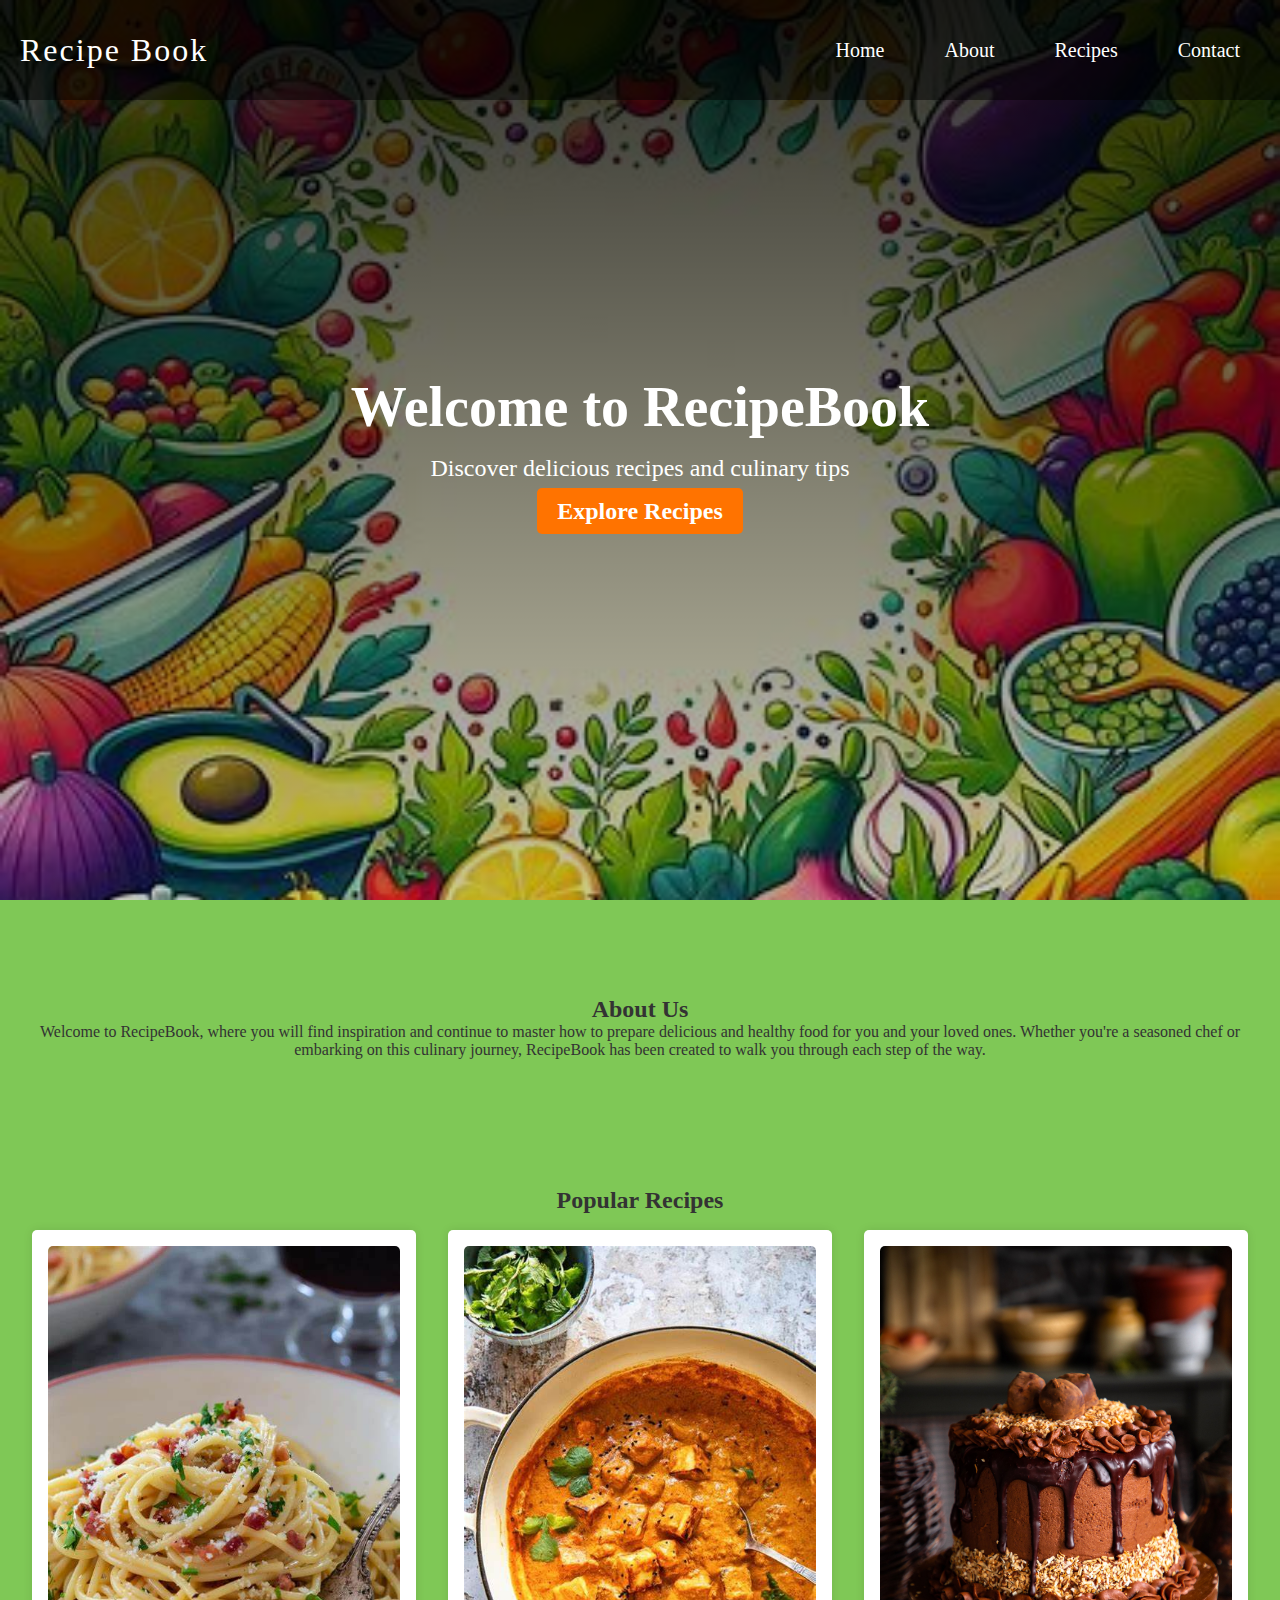
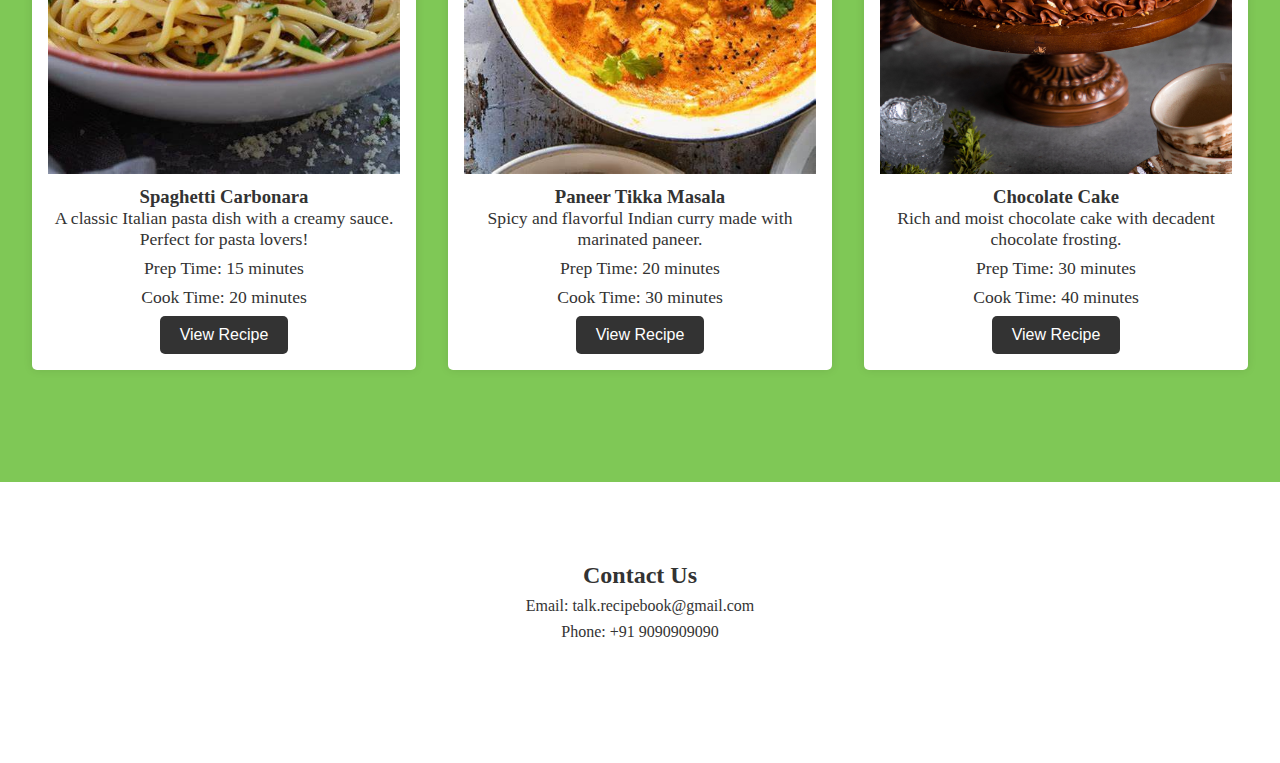
<file: Landing_Page/index.html>
<!DOCTYPE html>
<html lang="en">
<head>
    <meta charset="UTF-8">
    <meta name="viewport" content="width=device-width, initial-scale=1.0">
    <title>Recipe Book</title>
    <link rel="stylesheet" href="styles.css">
</head>
<body>
    <header>
        <nav>
            <div class="logo">Recipe Book</div>
            <div class="menu">
                <a href="#home">Home</a>
                <a href="#about">About</a>
                <a href="#recipes">Recipes</a>
                <a href="#contact">Contact</a>
            </div>
        </nav>
        <section class="h-txt">
            <h1>Welcome to RecipeBook</h1>
            <p>Discover delicious recipes and culinary tips</p>
            <a href="#recipes" class="btn-primary">Explore Recipes</a>
        </section>
    </header>
    <main>
        <section id="about" class="about">
            <h2>About Us</h2>
            <p>Welcome to RecipeBook, where you will find inspiration and continue to master how to prepare delicious and healthy food for you and your loved ones. Whether you're a seasoned chef or embarking on this culinary journey, RecipeBook has been created to walk you through each step of the way.</p>
        </section>
        <section id="recipes" class="recipes">
            <h2>Popular Recipes</h2>
            <div class="recipe-cards">
                <div class="card">
                    <img src="images/recipe1.jpeg" alt="Recipe 1">
                    <h3>Spaghetti Carbonara</h3>
                    <p>A classic Italian pasta dish with a creamy sauce. Perfect for pasta lovers!</p>
                    <div class="recipe-details">
                        <p>Prep Time: 15 minutes</p>
                        <p>Cook Time: 20 minutes</p>
                        <button class="btn-secondary recipe-button" data-id="recipe1">View Recipe</button>
                    </div>
                </div>
                <div class="card">
                    <img src="images/recipe2.jpeg" alt="Recipe 2">
                    <h3>Paneer Tikka Masala</h3>
                    <p>Spicy and flavorful Indian curry made with marinated paneer.</p>
                    <div class="recipe-details">
                        <p>Prep Time: 20 minutes</p>
                        <p>Cook Time: 30 minutes</p>
                        <button class="btn-secondary recipe-button" data-id="recipe2">View Recipe</button>
                    </div>
                </div>
                <div class="card">
                    <img src="images/recipe3.jpeg" alt="Recipe 3">
                    <h3>Chocolate Cake</h3>
                    <p>Rich and moist chocolate cake with decadent chocolate frosting.</p>
                    <div class="recipe-details">
                        <p>Prep Time: 30 minutes</p>
                        <p>Cook Time: 40 minutes</p>
                        <button class="btn-secondary recipe-button" data-id="recipe3">View Recipe</button>
                    </div>
                </div>
            </div>
        </section>
    </main>
    <footer>
        <section id="contact" class="contact">
            <h2>Contact Us</h2>
            <p>Email: talk.recipebook@gmail.com</p>
            <p>Phone: +91 9090909090</p>
        </section>
        <p>&copy; 2024 RecipeBook. All rights reserved.</p>
    </footer>

    <div class="recipe-modal" id="recipeModal">
        <div class="modal-content">
            <span class="close">&times;</span>
            <h2 class="modal-title"></h2>
            <div class="modal-body">
                <p class="modal-ingredients"></p>
                <p class="modal-instructions"></p>
            </div>
        </div>
    </div>

    <script src="scripts.js"></script>
</body>
</html>
</file>
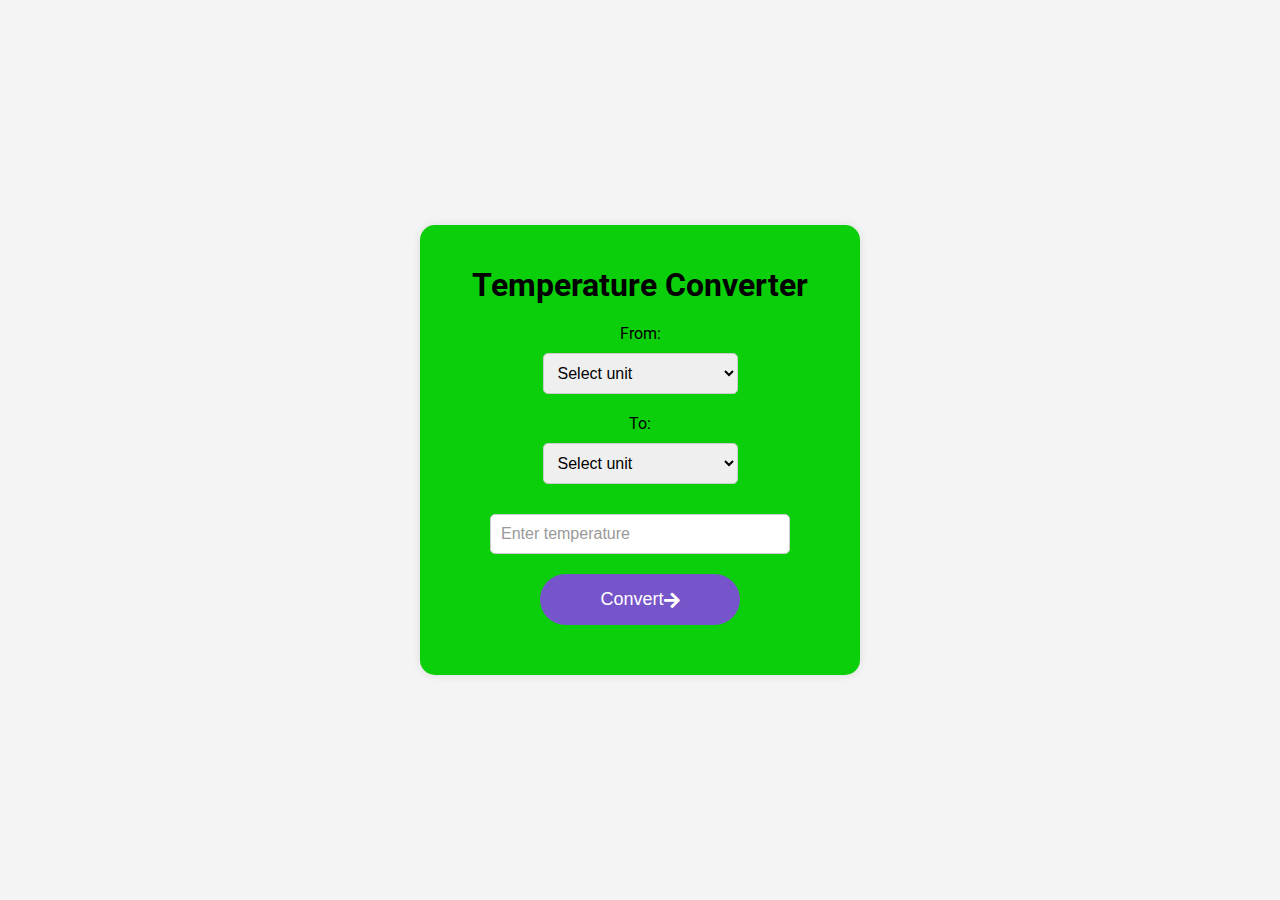
<file: Temperature_Converter/index.html>
<!DOCTYPE html>
<html lang="en">
<head>
    <meta charset="UTF-8">
    <meta name="viewport" content="width=device-width, initial-scale=1.0">
    <title>Temperature Converter</title>
    <link rel="stylesheet" href="styles.css">
    <link href="https://fonts.googleapis.com/css2?family=Roboto:wght@400;700&display=swap" rel="stylesheet">
    <link rel="stylesheet" href="https://cdnjs.cloudflare.com/ajax/libs/font-awesome/5.15.3/css/all.min.css">
</head>
<body>
    <div class="container">
        <h1>Temperature Converter</h1>
        <div class="converter">
            <div class="unit-selection">
                <div>
                    <label for="fromUnit">From:</label>
                    <select id="fromUnit">
                        <option value="" disabled selected>Select unit</option>
                        <option value="Celsius">Celsius (°C)</option>
                        <option value="Fahrenheit">Fahrenheit (°F)</option>
                        <option value="Kelvin">Kelvin (K)</option>
                    </select>
                </div>
                <div>
                    <label for="toUnit">To:</label>
                    <select id="toUnit">
                        <option value="" disabled selected>Select unit</option>
                        <option value="Celsius">Celsius (°C)</option>
                        <option value="Fahrenheit">Fahrenheit (°F)</option>
                        <option value="Kelvin">Kelvin (K)</option>
                    </select>
                </div>
            </div>
            <input type="number" id="temperatureInput" placeholder="Enter temperature">
            <button onclick="convertTemperature()">Convert <i class="fas fa-arrow-right"></i></button>
        </div>
        <div id="result" class="result"></div>
    </div>
    <script src="script.js"></script>
</body>
</html>
</file>
<file: Landing_Page/styles.css>
* {
    padding: 0;
    margin: 0;
    box-sizing: border-box;
}

body, html {
    height: 100%;
    font-family: 'Times New Roman', Times, serif;
}

header {
    width: 100%;
    height: 100vh;
    overflow: hidden;
    background: linear-gradient(rgba(0, 0, 0, 0.8), rgba(0, 0, 0, 0.2)), url('images/background.jpeg');
    background-size: cover;
    background-position: center;
    background-repeat: no-repeat;
    background-attachment: fixed;
    color: white;
    display: flex;
    justify-content: center;
    align-items: center;
    position: relative; /* Added to make nav absolute positioning relative to header */
}

nav {
    width: 100%;
    height: 100px;
    color: white;
    display: flex;
    justify-content: space-between;
    align-items: center;
    padding: 0 20px;
    background-color: rgba(0, 0, 0, 0.5); /* Make nav background slightly transparent */
    position: absolute; /* Absolute positioning */
    top: 0; /* Stick to the top */
    left: 0;
}

.logo {
    font-size: 2em;
    letter-spacing: 2px;
}

.menu {
    display: flex;
    gap: 20px;
}

.menu a {
    text-decoration: none;
    color: white;
    padding: 10px 20px;
    font-size: 20px;
}

.h-txt {
    text-align: center;
    max-width: 650px;
}

.h-txt h1 {
    font-size: 3.5em;
    margin-bottom: 1rem;
}

.h-txt p {
    font-size: 1.5em;
    margin-bottom: 1rem;
}

.h-txt a.btn-primary {
    text-decoration: none;
    background: rgb(255, 115, 0);
    color: white;
    padding: 10px 20px;
    font-weight: bold;
    font-size: 1.5em;
    border-radius: 5px;
    transition: background-color 0.3s ease;
}

.h-txt a.btn-primary:hover {
    background-color: #8c3f3f; /* Darken the button on hover */
}

main {
    background-color: #7fc856; /* Parrot green background color */
    padding: 2rem 0;
}

.about, .recipes, .contact {
    padding: 4rem 1rem;
    text-align: center;
    color: #333; /* Text color for sections */
}

.recipe-cards {
    display: flex;
    justify-content: space-around;
    flex-wrap: wrap;
}

.card {
    background: white;
    padding: 1rem;
    margin: 1rem;
    border-radius: 5px;
    flex: 1;
    min-width: 250px;
    box-shadow: 0 0 10px rgba(0,0,0,0.1);
    transition: transform 0.3s ease;
}

.card:hover {
    transform: translateY(-10px); /* Lift the card on hover */
}

.card img {
    max-width: 100%;
    border-radius: 5px 5px 0 0;
}

.card h3 {
    margin-top: 0.5rem;
}

.card p {
    font-size: 1.1em;
}

.recipe-details p {
    margin: 0.5rem 0;
}

.btn-secondary {
    background-color: #333;
    color: white;
    border: none;
    padding: 10px 20px;
    font-size: 1em;
    border-radius: 5px;
    cursor: pointer;
    transition: background-color 0.3s ease;
}

.btn-secondary:hover {
    background-color: #555; /* Darken the button on hover */
}

footer {
    background: white; /* Pinkish maroon background color */
    color: white;
    text-align: center;
    padding: 1rem 0;
    margin-top: auto;
}

footer p {
    margin: 0.5rem 0;
}

@media (max-width: 768px) {
    nav {
        flex-direction: column;
        height: auto;
    }

    .menu {
        flex-direction: column;
    }

    .menu a {
        padding: 5px 10px;
        font-size: 18px;
    }

    .h-txt h1 {
        font-size: 2.5em;
    }

    .h-txt a.btn-primary {
        font-size: 1.2em;
        padding: 8px 16px;
    }
}

/* Modal Styles */
.recipe-modal {
    display: none;
    position: fixed;
    z-index: 1000;
    left: 0;
    top: 0;
    width: 100%;
    height: 100%;
    background-color: rgba(0, 0, 0, 0.5);
    justify-content: center;
    align-items: center;
}

.modal-content {
    background-color: #fefefe;
    margin: 10% auto;
    padding: 20px;
    border: 1px solid #888;
    width: 80%;
    max-width: 600px;
    border-radius: 5px;
    position: relative;
}

.modal-title {
    font-size: 2em;
    margin-bottom: 1rem;
}

.modal-body {
    font-size: 1.1em;
}

.modal-body p {
    margin-bottom: 1rem;
}

.close {
    color: #aaa;
    float: right;
    font-size: 28px;
    font-weight: bold;
    cursor: pointer;
}

.close:hover,
.close:focus {
    color: black;
    text-decoration: none;
    cursor: pointer;
}
</file>
<file: Temperature_Converter/styles.css>
body {
    font-family: 'Roboto', sans-serif;
    background-color: #f4f4f4;
    display: flex;
    justify-content: center;
    align-items: center;
    height: 100vh;
    margin: 0;
    transition: background-color 0.3s; /* Smooth background color transition */
}

.container {
    background-color: rgb(12, 207, 12);
    padding: 20px;
    border-radius: 15px; /* Rounded corners */
    box-shadow: 0 0 10px rgba(0, 0, 0, 0.1);
    text-align: center;
    width: 90%;
    max-width: 400px; /* Set a maximum width for the container */
}

h1 {
    margin-bottom: 20px;
}

.converter {
    display: flex;
    flex-direction: column;
    align-items: center;
}

.converter input {
    margin: 10px 0;
    padding: 10px;
    font-size: 16px;
    border-radius: 5px;
    border: 1px solid #ccc; /* Add border to inputs and select */
    width: 75%;
    box-sizing: border-box; /* Ensure padding and border are included in the element's total width and height */
}
.converter button{
    margin: 10px 0;
    padding: 10px;
    font-size: 16px;
    border-radius: 5px;
    border: 1px solid #ccc; /* Add border to inputs and select */
    width: 50%;
    box-sizing: border-box;
}
.converter select{
    margin: 10px 0;
    padding: 10px;
    font-size: 16px;
    border-radius: 5px;
    border: 1px solid #ccc; /* Add border to inputs and select */
    width: 100%;
    box-sizing: border-box;
}

.converter input::placeholder {
    color: #999; /* Placeholder text color */
}

.converter button {
    background-color: #7654ca;
    color: #fff;
    border: none;
    cursor: pointer;
    padding: 15px 50px; /* Larger padding for a bigger button */
    font-size: 18px;
    border-radius: 50px; /* Rounded corners */
    transition: background-color 0.3s, transform 0.3s; /* Smooth hover transition */
    display: flex;
    align-items: center;
    justify-content: center;
}

.converter button:hover {
    background-color: #0056b3;
    transform: scale(1.05); /* Slightly enlarge button on hover */
}

.unit-selection {
    display: flex;
    flex-direction: column;
    align-items: center;
}

.unit-selection div {
    width: 100%; /* Full width for each unit selection */
    margin-bottom: 10px; /* Add space between the dropdowns */
}

.unit-selection label {
    margin-bottom: 5px;
}

.result {
    margin-top: 20px;
    font-size: 18px;
    font-weight:bold;
}

@media (max-width: 600px) {
    .container {
        width: 90%;
        padding: 10px;
    }
}
</file>
